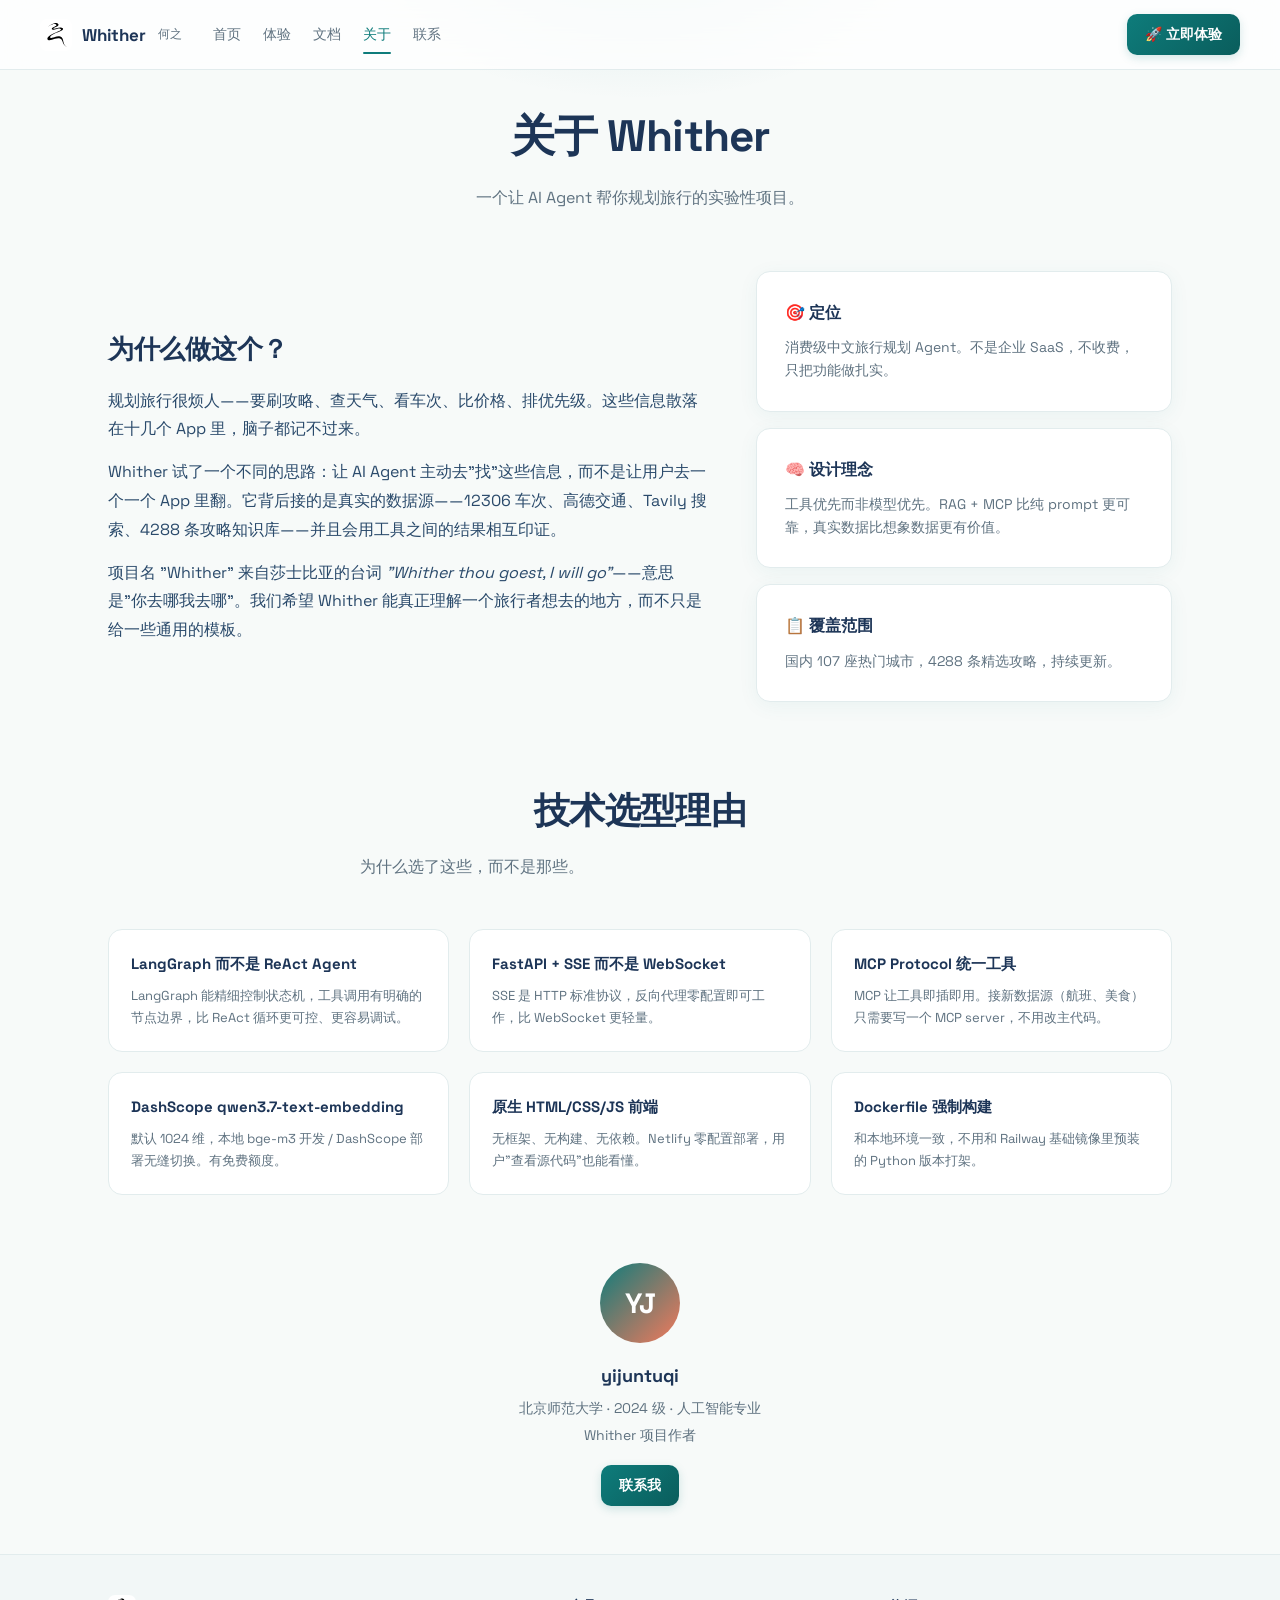
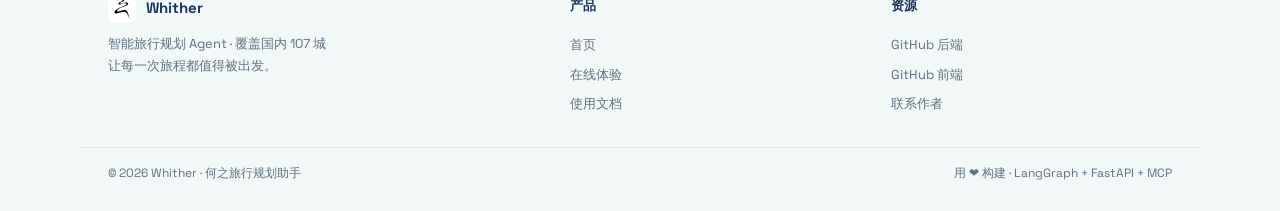
<file: about.html>
<!DOCTYPE html>
<html lang="zh-CN">
<head>
<meta charset="UTF-8">
<meta name="viewport" content="width=device-width, initial-scale=1.0">
<title>Whither · 关于</title>
<meta name="description" content="Whither 项目背景、设计理念">
<link rel="icon" type="image/svg+xml" href="assets/whither-logo.svg">
<link rel="stylesheet" href="css/styles.css">
</head>
<body>

<nav class="nav" id="nav">
  <div class="nav-inner">
    <a class="nav-brand" href="index.html">
      <img src="assets/whither-logo.svg" alt="Whither">
      Whither <small>何之</small>
    </a>
    <div class="nav-links">
      <a href="index.html">首页</a>
      <a href="https://whither-production.up.railway.app" target="_blank" rel="noopener">体验</a>
      <a href="docs.html">文档</a>
      <a href="about.html" class="active">关于</a>
      <a href="contact.html">联系</a>
    </div>
    <div class="nav-cta">
      <a href="https://whither-production.up.railway.app" target="_blank" rel="noopener" class="btn btn-primary">🚀 立即体验</a>
    </div>
  </div>
</nav>

<section class="page-intro">
  <h1>关于 Whither</h1>
  <p>一个让 AI Agent 帮你规划旅行的实验性项目。</p>
</section>

<main class="page container" style="padding-top: 0;">
  <div class="about-grid" style="padding-bottom:80px;">
    <div>
      <h2 style="font-size:26px;font-weight:700;letter-spacing:-.01em;margin-bottom:16px;">为什么做这个？</h2>
      <p style="color:var(--ink-light);margin-bottom:14px;line-height:1.8;">
        规划旅行很烦人——要刷攻略、查天气、看车次、比价格、排优先级。这些信息散落在十几个 App 里，脑子都记不过来。
      </p>
      <p style="color:var(--ink-light);margin-bottom:14px;line-height:1.8;">
        Whither 试了一个不同的思路：让 AI Agent 主动去"找"这些信息，而不是让用户去一个一个 App 里翻。它背后接的是真实的数据源——12306 车次、高德交通、Tavily 搜索、4288 条攻略知识库——并且会用工具之间的结果相互印证。
      </p>
      <p style="color:var(--ink-light);line-height:1.8;">
        项目名 "Whither" 来自莎士比亚的台词 <em>"Whither thou goest, I will go"</em>——意思是"你去哪我去哪"。我们希望 Whither 能真正理解一个旅行者想去的地方，而不只是给一些通用的模板。
      </p>
    </div>
    <div>
      <div class="about-card" style="margin-bottom:16px;">
        <h3>🎯 定位</h3>
        <p>消费级中文旅行规划 Agent。不是企业 SaaS，不收费，只把功能做扎实。</p>
      </div>
      <div class="about-card" style="margin-bottom:16px;">
        <h3>🧠 设计理念</h3>
        <p>工具优先而非模型优先。RAG + MCP 比纯 prompt 更可靠，真实数据比想象数据更有价值。</p>
      </div>
      <div class="about-card">
        <h3>📋 覆盖范围</h3>
        <p>国内 107 座热门城市，4288 条精选攻略，持续更新。</p>
      </div>
    </div>
  </div>

  <!-- 技术选型理由 -->
  <section class="section-sm" style="padding-top:0;">
    <h2 class="section-title" style="text-align:center;margin-bottom:12px;">技术选型理由</h2>
    <p class="section-sub">为什么选了这些，而不是那些。</p>
    <div style="display:grid;grid-template-columns:repeat(auto-fit,minmax(280px,1fr));gap:20px;">
      <div style="background:var(--panel);border:1px solid var(--line);border-radius:var(--radius);padding:22px;">
        <h3 style="font-size:15px;margin-bottom:8px;">LangGraph 而不是 ReAct Agent</h3>
        <p style="font-size:13px;color:var(--sub);line-height:1.7;">LangGraph 能精细控制状态机，工具调用有明确的节点边界，比 ReAct 循环更可控、更容易调试。</p>
      </div>
      <div style="background:var(--panel);border:1px solid var(--line);border-radius:var(--radius);padding:22px;">
        <h3 style="font-size:15px;margin-bottom:8px;">FastAPI + SSE 而不是 WebSocket</h3>
        <p style="font-size:13px;color:var(--sub);line-height:1.7;">SSE 是 HTTP 标准协议，反向代理零配置即可工作，比 WebSocket 更轻量。</p>
      </div>
      <div style="background:var(--panel);border:1px solid var(--line);border-radius:var(--radius);padding:22px;">
        <h3 style="font-size:15px;margin-bottom:8px;">MCP Protocol 统一工具</h3>
        <p style="font-size:13px;color:var(--sub);line-height:1.7;">MCP 让工具即插即用。接新数据源（航班、美食）只需要写一个 MCP server，不用改主代码。</p>
      </div>
      <div style="background:var(--panel);border:1px solid var(--line);border-radius:var(--radius);padding:22px;">
        <h3 style="font-size:15px;margin-bottom:8px;">DashScope qwen3.7-text-embedding</h3>
        <p style="font-size:13px;color:var(--sub);line-height:1.7;">默认 1024 维，本地 bge-m3 开发 / DashScope 部署无缝切换。有免费额度。</p>
      </div>
      <div style="background:var(--panel);border:1px solid var(--line);border-radius:var(--radius);padding:22px;">
        <h3 style="font-size:15px;margin-bottom:8px;">原生 HTML/CSS/JS 前端</h3>
        <p style="font-size:13px;color:var(--sub);line-height:1.7;">无框架、无构建、无依赖。Netlify 零配置部署，用户"查看源代码"也能看懂。</p>
      </div>
      <div style="background:var(--panel);border:1px solid var(--line);border-radius:var(--radius);padding:22px;">
        <h3 style="font-size:15px;margin-bottom:8px;">Dockerfile 强制构建</h3>
        <p style="font-size:13px;color:var(--sub);line-height:1.7;">和本地环境一致，不用和 Railway 基础镜像里预装的 Python 版本打架。</p>
      </div>
    </div>
  </section>

  <!-- 作者 -->
  <section class="section-sm" style="padding-top:20px;">
    <div style="text-align:center;">
      <div style="width:80px;height:80px;border-radius:50%;background:linear-gradient(135deg,var(--brand),var(--accent));margin:0 auto 18px;display:flex;align-items:center;justify-content:center;font-size:28px;color:#fff;font-weight:700;">YJ</div>
      <h3 style="font-size:18px;margin-bottom:6px;">yijuntuqi</h3>
      <p style="color:var(--sub);font-size:14px;margin-bottom:4px;">北京师范大学 · 2024 级 · 人工智能专业</p>
      <p style="color:var(--sub);font-size:14px;margin-bottom:18px;">Whither 项目作者</p>
      <a href="contact.html" class="btn btn-primary">联系我</a>
    </div>
  </section>
</main>

<footer class="footer">
  <div class="footer-inner">
    <div>
      <div class="footer-brand">
        <img src="assets/whither-logo.svg" alt="Whither">
        <span>Whither</span>
      </div>
      <p class="footer-desc">智能旅行规划 Agent · 覆盖国内 107 城<br>让每一次旅程都值得被出发。</p>
    </div>
    <div class="footer-col">
      <h4>产品</h4>
      <a href="index.html">首页</a>
      <a href="https://whither-production.up.railway.app" target="_blank" rel="noopener">在线体验</a>
      <a href="docs.html">使用文档</a>
    </div>
    <div class="footer-col">
      <h4>资源</h4>
      <a href="https://github.com/yijuntuqi/Whither" target="_blank" rel="noopener">GitHub 后端</a>
      <a href="https://github.com/yijuntuqi/whither-web" target="_blank" rel="noopener">GitHub 前端</a>
      <a href="contact.html">联系作者</a>
    </div>
  </div>
  <div class="footer-bottom">
    <span>© 2026 Whither · 何之旅行规划助手</span>
    <span>用 ❤️ 构建 · LangGraph + FastAPI + MCP</span>
  </div>
</footer>

<script>
const nav = document.getElementById('nav');
window.addEventListener('scroll', () => nav.classList.toggle('scrolled', window.scrollY > 10));
</script>
</body>
</html>
</file>
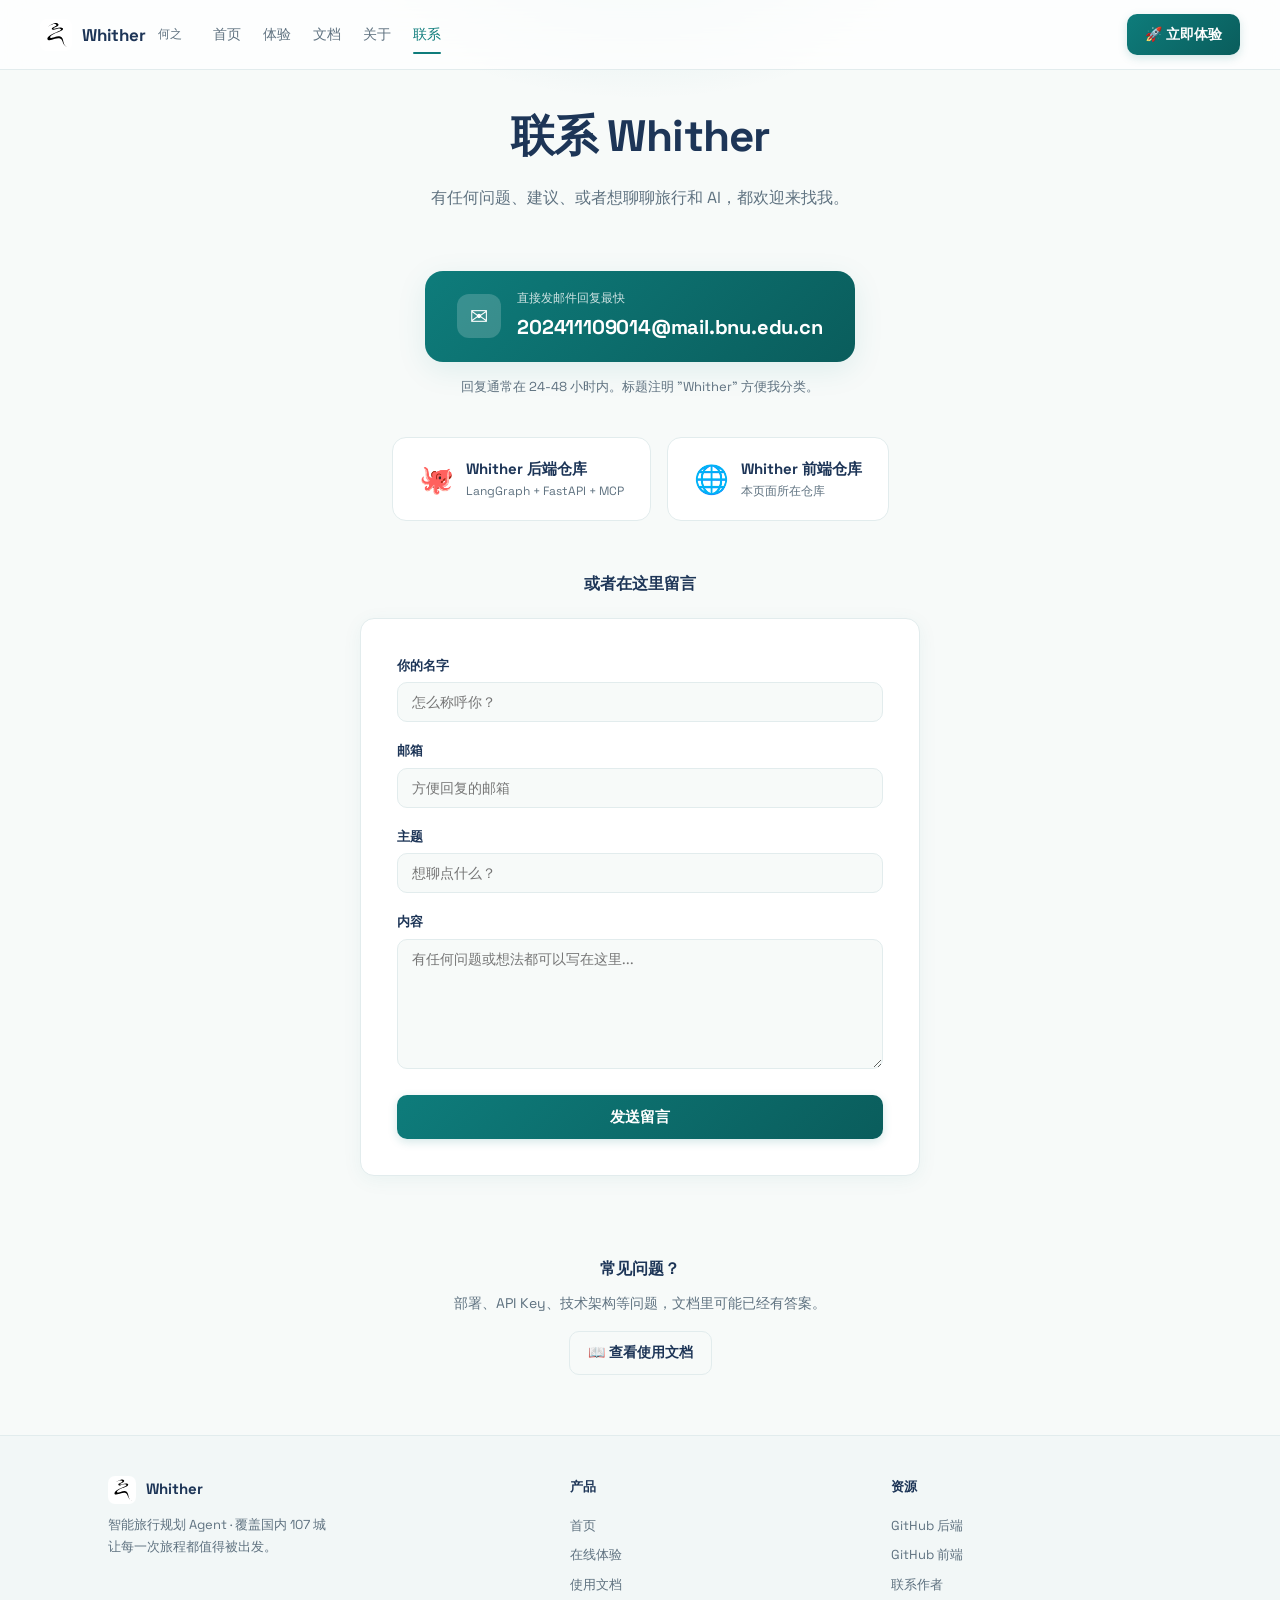
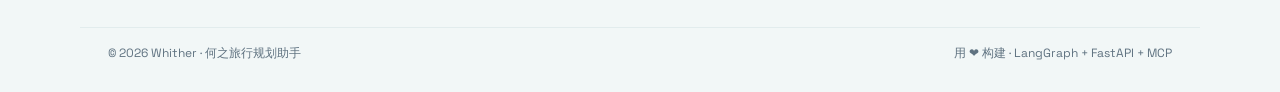
<file: contact.html>
<!DOCTYPE html>
<html lang="zh-CN">
<head>
<meta charset="UTF-8">
<meta name="viewport" content="width=device-width, initial-scale=1.0">
<title>Whither · 联系</title>
<meta name="description" content="联系 Whither 项目作者">
<link rel="icon" type="image/svg+xml" href="assets/whither-logo.svg">
<link rel="stylesheet" href="css/styles.css">
</head>
<body>

<nav class="nav" id="nav">
  <div class="nav-inner">
    <a class="nav-brand" href="index.html">
      <img src="assets/whither-logo.svg" alt="Whither">
      Whither <small>何之</small>
    </a>
    <div class="nav-links">
      <a href="index.html">首页</a>
      <a href="https://whither-production.up.railway.app" target="_blank" rel="noopener">体验</a>
      <a href="docs.html">文档</a>
      <a href="about.html">关于</a>
      <a href="contact.html" class="active">联系</a>
    </div>
    <div class="nav-cta">
      <a href="https://whither-production.up.railway.app" target="_blank" rel="noopener" class="btn btn-primary">🚀 立即体验</a>
    </div>
  </div>
</nav>

<section class="page-intro">
  <h1>联系 Whither</h1>
  <p>有任何问题、建议、或者想聊聊旅行和 AI，都欢迎来找我。</p>
</section>

<main class="page container" style="padding-top:0;">

  <!-- 主要联系方式：邮箱卡片 -->
  <div style="text-align:center;margin-bottom:40px;">
    <a href="mailto:202411109014@mail.bnu.edu.cn"
       style="display:inline-flex;align-items:center;gap:16px;background:linear-gradient(135deg,var(--brand),var(--brand-dark));color:#fff;border-radius:18px;padding:18px 32px;text-decoration:none;box-shadow:var(--shadow-md);transition:all .25s;"
       onmouseover="this.style.transform='translateY(-2px)';this.style.boxShadow='0 12px 28px rgba(14,124,123,.3)'"
       onmouseout="this.style.transform='none';this.style.boxShadow=var(--shadow-md)">
      <div style="width:44px;height:44px;border-radius:12px;background:rgba(255,255,255,.18);display:flex;align-items:center;justify-content:center;font-size:22px;">✉️</div>
      <div style="text-align:left;">
        <div style="font-size:12px;opacity:.8;margin-bottom:2px;">直接发邮件回复最快</div>
        <div style="font-size:20px;font-weight:700;letter-spacing:-.01em;">202411109014@mail.bnu.edu.cn</div>
      </div>
    </a>
    <p style="margin-top:14px;color:var(--sub);font-size:13px;">回复通常在 24-48 小时内。标题注明 "Whither" 方便我分类。</p>
  </div>

  <!-- GitHub 链接 -->
  <div style="display:flex;justify-content:center;gap:16px;flex-wrap:wrap;margin-bottom:50px;">
    <a href="https://github.com/yijuntuqi/Whither" target="_blank" rel="noopener"
       style="display:flex;align-items:center;gap:12px;background:var(--panel);border:1px solid var(--line);border-radius:var(--radius);padding:18px 26px;transition:all .25s;text-decoration:none;color:var(--ink);"
       onmouseover="this.style.borderColor='var(--brand)';this.style.transform='translateY(-2px)'"
       onmouseout="this.style.borderColor='var(--line)';this.style.transform='none'">
      <span style="font-size:28px;">🐙</span>
      <div>
        <div style="font-weight:700;font-size:15px;">Whither 后端仓库</div>
        <div style="font-size:12px;color:var(--sub);">LangGraph + FastAPI + MCP</div>
      </div>
    </a>
    <a href="https://github.com/yijuntuqi/whither-web" target="_blank" rel="noopener"
       style="display:flex;align-items:center;gap:12px;background:var(--panel);border:1px solid var(--line);border-radius:var(--radius);padding:18px 26px;transition:all .25s;text-decoration:none;color:var(--ink);"
       onmouseover="this.style.borderColor='var(--brand)';this.style.transform='translateY(-2px)'"
       onmouseout="this.style.borderColor='var(--line)';this.style.transform='none'">
      <span style="font-size:28px;">🌐</span>
      <div>
        <div style="font-weight:700;font-size:15px;">Whither 前端仓库</div>
        <div style="font-size:12px;color:var(--sub);">本页面所在仓库</div>
      </div>
    </a>
  </div>

  <!-- Netlify Forms 留言表单 -->
  <div style="max-width:560px;margin:0 auto 80px;">
    <h3 style="text-align:center;font-size:16px;font-weight:700;margin-bottom:20px;">或者在这里留言</h3>
    <form name="contact" method="POST" netlify class="contact-form">
      <!-- Netlify Forms 隐藏字段（必须有，让 Netlify 识别） -->
      <input type="hidden" name="form-name" value="contact">
      <p style="position:absolute;left:-9999px;"><label>不要填：<input name="bot-field"></label></p>

      <div class="field">
        <label>你的名字</label>
        <input type="text" name="name" placeholder="怎么称呼你？" required>
      </div>
      <div class="field">
        <label>邮箱</label>
        <input type="email" name="email" placeholder="方便回复的邮箱" required>
      </div>
      <div class="field">
        <label>主题</label>
        <input type="text" name="subject" placeholder="想聊点什么？">
      </div>
      <div class="field">
        <label>内容</label>
        <textarea name="message" placeholder="有任何问题或想法都可以写在这里..." required></textarea>
      </div>
      <button type="submit" class="btn btn-primary btn-large" style="width:100%;justify-content:center;">发送留言</button>
    </form>
  </div>

  <!-- FAQ 引导 -->
  <div style="text-align:center;padding-bottom:60px;">
    <h3 style="font-size:16px;font-weight:700;margin-bottom:10px;">常见问题？</h3>
    <p style="color:var(--sub);font-size:14px;margin-bottom:16px;">部署、API Key、技术架构等问题，文档里可能已经有答案。</p>
    <a href="docs.html" class="btn btn-outline">📖 查看使用文档</a>
  </div>

</main>

<footer class="footer">
  <div class="footer-inner">
    <div>
      <div class="footer-brand">
        <img src="assets/whither-logo.svg" alt="Whither">
        <span>Whither</span>
      </div>
      <p class="footer-desc">智能旅行规划 Agent · 覆盖国内 107 城<br>让每一次旅程都值得被出发。</p>
    </div>
    <div class="footer-col">
      <h4>产品</h4>
      <a href="index.html">首页</a>
      <a href="https://whither-production.up.railway.app" target="_blank" rel="noopener">在线体验</a>
      <a href="docs.html">使用文档</a>
    </div>
    <div class="footer-col">
      <h4>资源</h4>
      <a href="https://github.com/yijuntuqi/Whither" target="_blank" rel="noopener">GitHub 后端</a>
      <a href="https://github.com/yijuntuqi/whither-web" target="_blank" rel="noopener">GitHub 前端</a>
      <a href="contact.html">联系作者</a>
    </div>
  </div>
  <div class="footer-bottom">
    <span>© 2026 Whither · 何之旅行规划助手</span>
    <span>用 ❤️ 构建 · LangGraph + FastAPI + MCP</span>
  </div>
</footer>

<script>
const nav = document.getElementById('nav');
window.addEventListener('scroll', () => nav.classList.toggle('scrolled', window.scrollY > 10));
</script>
</body>
</html>
</file>
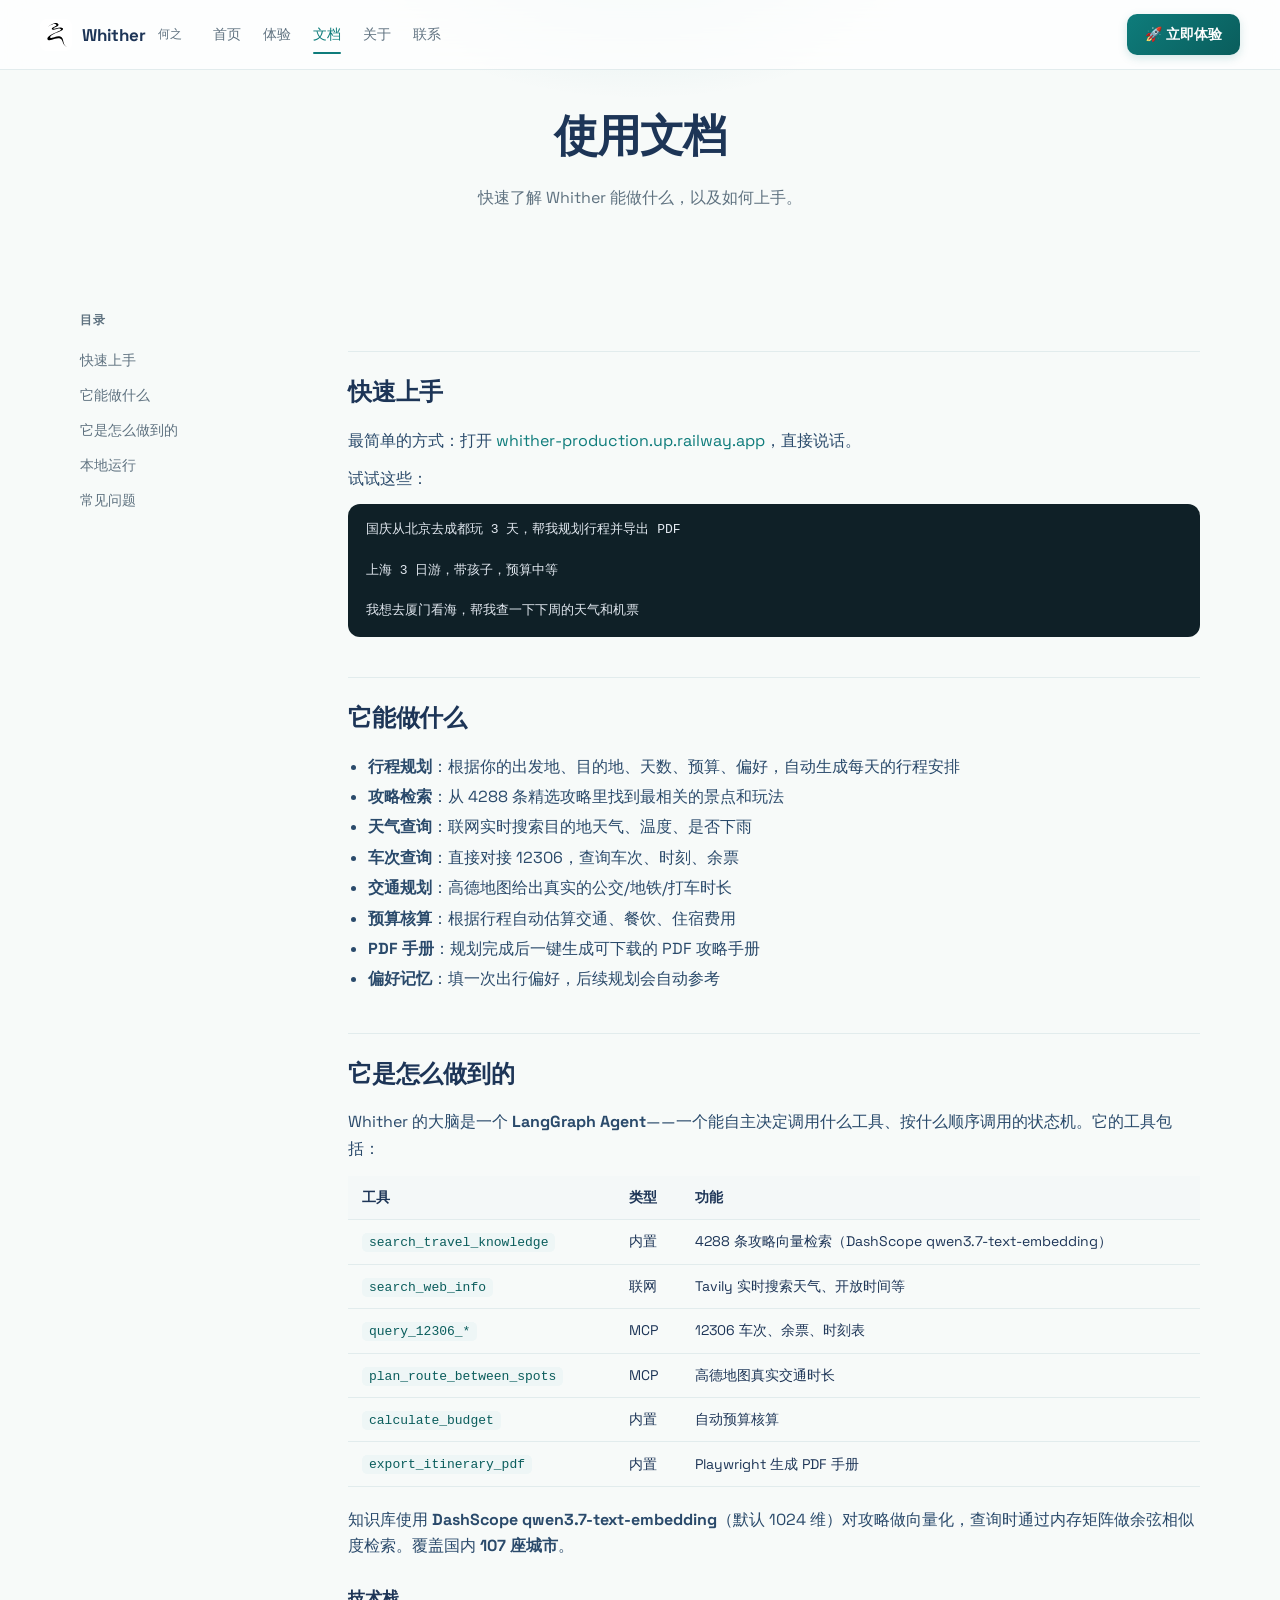
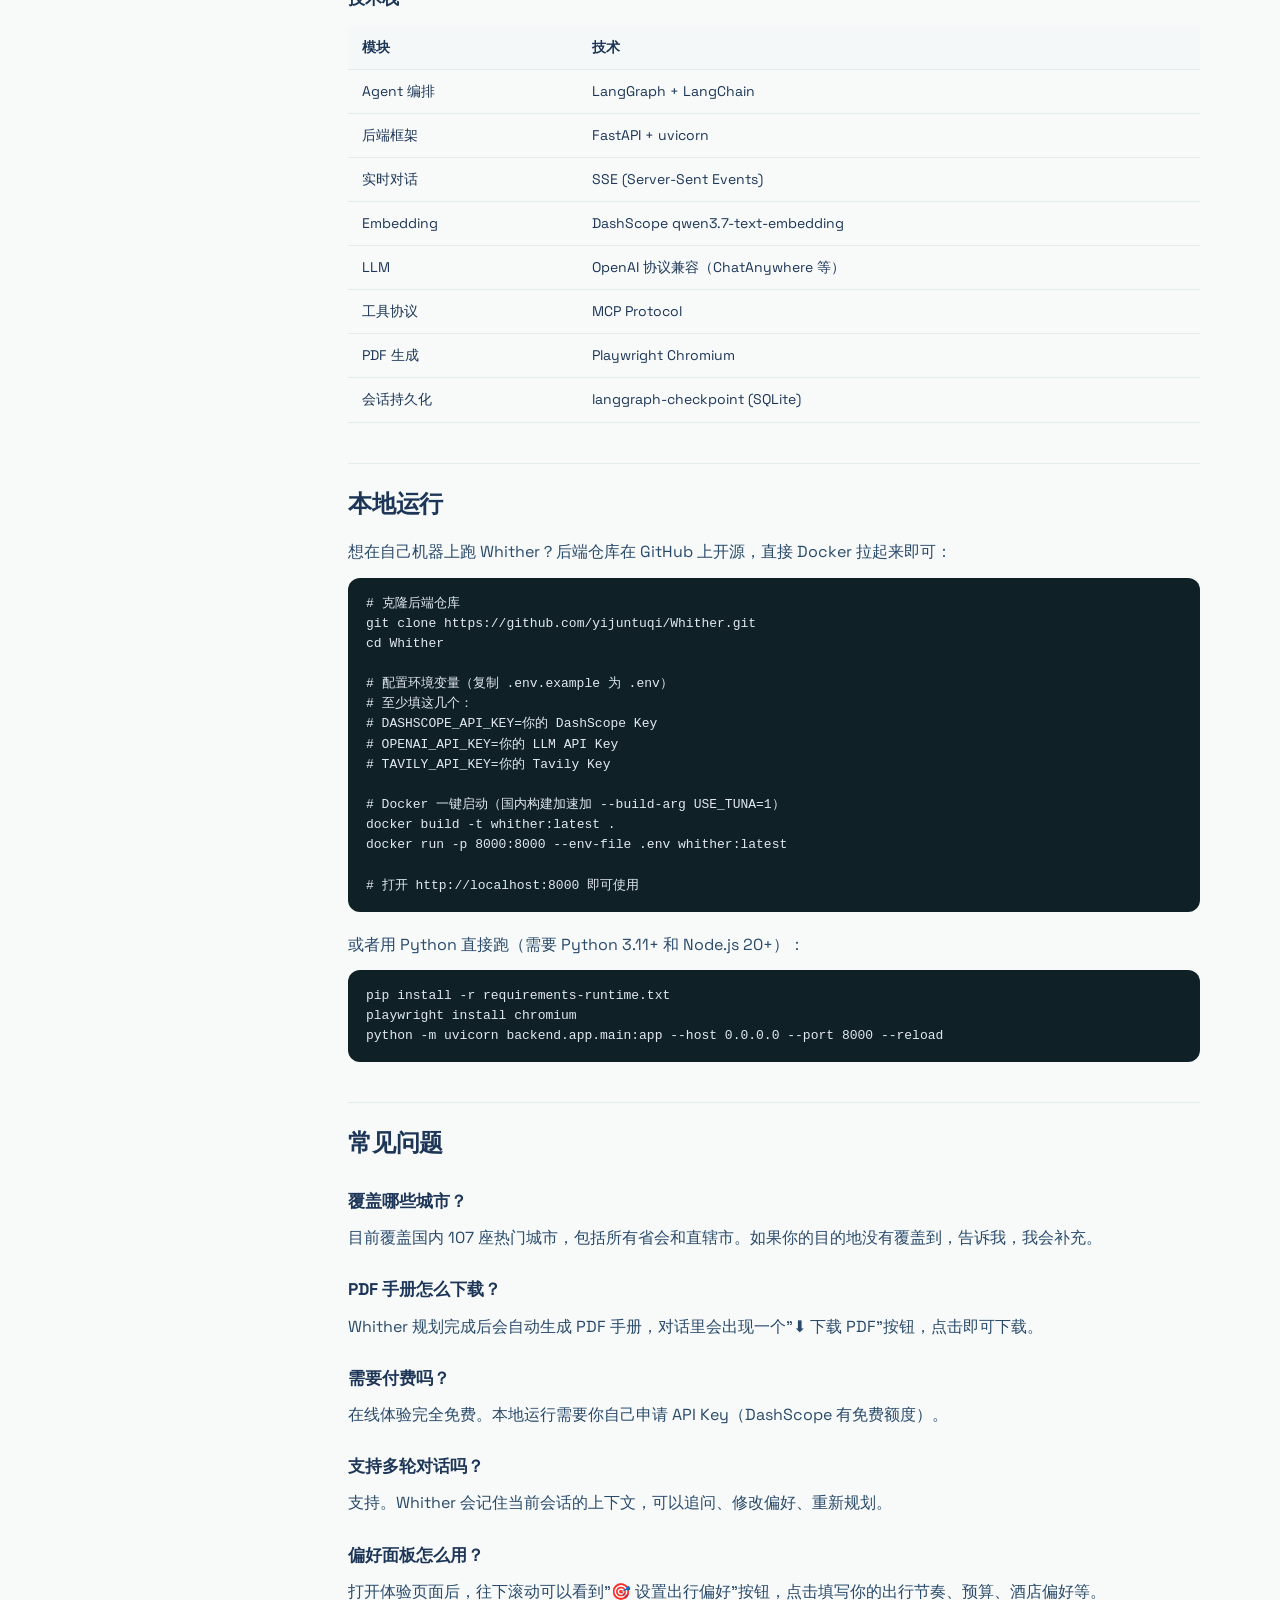
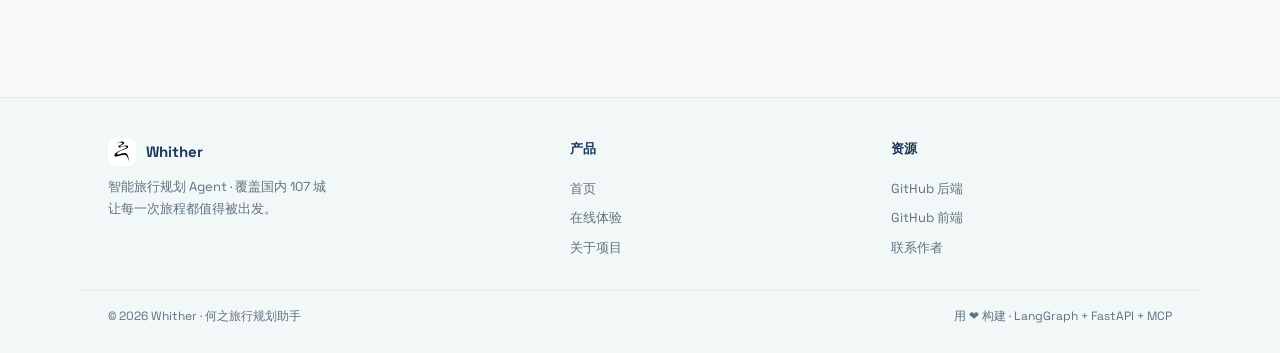
<file: docs.html>
<!DOCTYPE html>
<html lang="zh-CN">
<head>
<meta charset="UTF-8">
<meta name="viewport" content="width=device-width, initial-scale=1.0">
<title>Whither · 使用文档</title>
<meta name="description" content="Whither 能做什么、怎么用、技术架构简介">
<link rel="icon" type="image/svg+xml" href="assets/whither-logo.svg">
<link rel="stylesheet" href="css/styles.css">
</head>
<body>

<nav class="nav" id="nav">
  <div class="nav-inner">
    <a class="nav-brand" href="index.html">
      <img src="assets/whither-logo.svg" alt="Whither">
      Whither <small>何之</small>
    </a>
    <div class="nav-links">
      <a href="index.html">首页</a>
      <a href="https://whither-production.up.railway.app" target="_blank" rel="noopener">体验</a>
      <a href="docs.html" class="active">文档</a>
      <a href="about.html">关于</a>
      <a href="contact.html">联系</a>
    </div>
    <div class="nav-cta">
      <a href="https://whither-production.up.railway.app" target="_blank" rel="noopener" class="btn btn-primary">🚀 立即体验</a>
    </div>
  </div>
</nav>

<section class="page-intro">
  <h1>使用文档</h1>
  <p>快速了解 Whither 能做什么，以及如何上手。</p>
</section>

<section class="container docs">
  <aside class="docs-nav">
    <h4>目录</h4>
    <a href="#quickstart">快速上手</a>
    <a href="#capabilities">它能做什么</a>
    <a href="#how">它是怎么做到的</a>
    <a href="#local">本地运行</a>
    <a href="#faq">常见问题</a>
  </aside>

  <article class="docs-content">
    <h2 id="quickstart">快速上手</h2>
    <p>最简单的方式：打开 <a href="https://whither-production.up.railway.app" target="_blank" rel="noopener">whither-production.up.railway.app</a>，直接说话。</p>
    <p>试试这些：</p>
    <pre><code>国庆从北京去成都玩 3 天，帮我规划行程并导出 PDF

上海 3 日游，带孩子，预算中等

我想去厦门看海，帮我查一下下周的天气和机票</code></pre>

    <h2 id="capabilities">它能做什么</h2>
    <ul>
      <li><strong>行程规划</strong>：根据你的出发地、目的地、天数、预算、偏好，自动生成每天的行程安排</li>
      <li><strong>攻略检索</strong>：从 4288 条精选攻略里找到最相关的景点和玩法</li>
      <li><strong>天气查询</strong>：联网实时搜索目的地天气、温度、是否下雨</li>
      <li><strong>车次查询</strong>：直接对接 12306，查询车次、时刻、余票</li>
      <li><strong>交通规划</strong>：高德地图给出真实的公交/地铁/打车时长</li>
      <li><strong>预算核算</strong>：根据行程自动估算交通、餐饮、住宿费用</li>
      <li><strong>PDF 手册</strong>：规划完成后一键生成可下载的 PDF 攻略手册</li>
      <li><strong>偏好记忆</strong>：填一次出行偏好，后续规划会自动参考</li>
    </ul>

    <h2 id="how">它是怎么做到的</h2>
    <p>Whither 的大脑是一个 <strong>LangGraph Agent</strong>——一个能自主决定调用什么工具、按什么顺序调用的状态机。它的工具包括：</p>
    <table>
      <thead><tr><th>工具</th><th>类型</th><th>功能</th></tr></thead>
      <tbody>
        <tr><td><code>search_travel_knowledge</code></td><td>内置</td><td>4288 条攻略向量检索（DashScope qwen3.7-text-embedding）</td></tr>
        <tr><td><code>search_web_info</code></td><td>联网</td><td>Tavily 实时搜索天气、开放时间等</td></tr>
        <tr><td><code>query_12306_*</code></td><td>MCP</td><td>12306 车次、余票、时刻表</td></tr>
        <tr><td><code>plan_route_between_spots</code></td><td>MCP</td><td>高德地图真实交通时长</td></tr>
        <tr><td><code>calculate_budget</code></td><td>内置</td><td>自动预算核算</td></tr>
        <tr><td><code>export_itinerary_pdf</code></td><td>内置</td><td>Playwright 生成 PDF 手册</td></tr>
      </tbody>
    </table>
    <p>知识库使用 <strong>DashScope qwen3.7-text-embedding</strong>（默认 1024 维）对攻略做向量化，查询时通过内存矩阵做余弦相似度检索。覆盖国内 <strong>107 座城市</strong>。</p>

    <h3>技术栈</h3>
    <table>
      <thead><tr><th>模块</th><th>技术</th></tr></thead>
      <tbody>
        <tr><td>Agent 编排</td><td>LangGraph + LangChain</td></tr>
        <tr><td>后端框架</td><td>FastAPI + uvicorn</td></tr>
        <tr><td>实时对话</td><td>SSE (Server-Sent Events)</td></tr>
        <tr><td>Embedding</td><td>DashScope qwen3.7-text-embedding</td></tr>
        <tr><td>LLM</td><td>OpenAI 协议兼容（ChatAnywhere 等）</td></tr>
        <tr><td>工具协议</td><td>MCP Protocol</td></tr>
        <tr><td>PDF 生成</td><td>Playwright Chromium</td></tr>
        <tr><td>会话持久化</td><td>langgraph-checkpoint (SQLite)</td></tr>
      </tbody>
    </table>

    <h2 id="local">本地运行</h2>
    <p>想在自己机器上跑 Whither？后端仓库在 GitHub 上开源，直接 Docker 拉起来即可：</p>
    <pre><code># 克隆后端仓库
git clone https://github.com/yijuntuqi/Whither.git
cd Whither

# 配置环境变量（复制 .env.example 为 .env）
# 至少填这几个：
# DASHSCOPE_API_KEY=你的 DashScope Key
# OPENAI_API_KEY=你的 LLM API Key
# TAVILY_API_KEY=你的 Tavily Key

# Docker 一键启动（国内构建加速加 --build-arg USE_TUNA=1）
docker build -t whither:latest .
docker run -p 8000:8000 --env-file .env whither:latest

# 打开 http://localhost:8000 即可使用</code></pre>

    <p>或者用 Python 直接跑（需要 Python 3.11+ 和 Node.js 20+）：</p>
    <pre><code>pip install -r requirements-runtime.txt
playwright install chromium
python -m uvicorn backend.app.main:app --host 0.0.0.0 --port 8000 --reload</code></pre>

    <h2 id="faq">常见问题</h2>
    <h3>覆盖哪些城市？</h3>
    <p>目前覆盖国内 107 座热门城市，包括所有省会和直辖市。如果你的目的地没有覆盖到，告诉我，我会补充。</p>
    <h3>PDF 手册怎么下载？</h3>
    <p>Whither 规划完成后会自动生成 PDF 手册，对话里会出现一个"⬇ 下载 PDF"按钮，点击即可下载。</p>
    <h3>需要付费吗？</h3>
    <p>在线体验完全免费。本地运行需要你自己申请 API Key（DashScope 有免费额度）。</p>
    <h3>支持多轮对话吗？</h3>
    <p>支持。Whither 会记住当前会话的上下文，可以追问、修改偏好、重新规划。</p>
    <h3>偏好面板怎么用？</h3>
    <p>打开体验页面后，往下滚动可以看到"🎯 设置出行偏好"按钮，点击填写你的出行节奏、预算、酒店偏好等。</p>
  </article>
</section>

<footer class="footer">
  <div class="footer-inner">
    <div>
      <div class="footer-brand">
        <img src="assets/whither-logo.svg" alt="Whither">
        <span>Whither</span>
      </div>
      <p class="footer-desc">智能旅行规划 Agent · 覆盖国内 107 城<br>让每一次旅程都值得被出发。</p>
    </div>
    <div class="footer-col">
      <h4>产品</h4>
      <a href="index.html">首页</a>
      <a href="https://whither-production.up.railway.app" target="_blank" rel="noopener">在线体验</a>
      <a href="about.html">关于项目</a>
    </div>
    <div class="footer-col">
      <h4>资源</h4>
      <a href="https://github.com/yijuntuqi/Whither" target="_blank" rel="noopener">GitHub 后端</a>
      <a href="https://github.com/yijuntuqi/whither-web" target="_blank" rel="noopener">GitHub 前端</a>
      <a href="contact.html">联系作者</a>
    </div>
  </div>
  <div class="footer-bottom">
    <span>© 2026 Whither · 何之旅行规划助手</span>
    <span>用 ❤️ 构建 · LangGraph + FastAPI + MCP</span>
  </div>
</footer>

<script>
const nav = document.getElementById('nav');
window.addEventListener('scroll', () => nav.classList.toggle('scrolled', window.scrollY > 10));
</script>
</body>
</html>
</file>
<file: css/styles.css>
/* ============================================================
   Whither 官方站点 — 统一视觉系统
   风格: AI-Native UI（最小 chrome、流式、克制动效）
   品牌色: 青绿 #0e7c7b / 珊瑚橙 #f4795b / 墨蓝 #1d3557
   字体: Space Grotesk（英文数字）+ 系统中文字体
   ============================================================ */

@import url('https://fonts.googleapis.com/css2?family=Space+Grotesk:wght@400;500;600;700&display=swap');

:root {
  /* 品牌色 */
  --brand: #0e7c7b;
  --brand-dark: #0a5d5c;
  --brand-soft: #dcefee;
  --brand-glow: rgba(14, 124, 123, .18);
  --accent: #f4795b;
  --accent-dark: #e0654a;
  --accent-soft: #fce8e1;
  --ink: #1d3557;
  --ink-light: #2a4a6b;
  --sub: #5f7280;
  --bg: #f7faf9;
  --panel: #ffffff;
  --line: #e2eced;
  --radius: 14px;
  --radius-sm: 10px;
  --shadow: 0 4px 20px rgba(14, 124, 123, .06);
  --shadow-md: 0 8px 30px rgba(14, 124, 123, .10);
  --shadow-lg: 0 20px 50px rgba(14, 124, 123, .14);
  --font-sans: "Space Grotesk", "PingFang SC", "Hiragino Sans GB", "Microsoft YaHei", ui-sans-serif, system-ui, sans-serif;
}

*, *::before, *::after { box-sizing: border-box; margin: 0; padding: 0; }
html { scroll-behavior: smooth; }
body {
  font-family: var(--font-sans);
  color: var(--ink);
  background: var(--bg);
  -webkit-font-smoothing: antialiased;
  -moz-osx-font-smoothing: grayscale;
  line-height: 1.65;
}
a { color: var(--brand); text-decoration: none; transition: color .2s; }
a:hover { color: var(--brand-dark); }
img { max-width: 100%; display: block; }

/* ===== 导航栏 ===== */
.nav {
  position: fixed; top: 0; left: 0; right: 0; z-index: 100;
  padding: 14px 28px;
  background: rgba(255,255,255, .75);
  backdrop-filter: blur(16px);
  border-bottom: 1px solid var(--line);
  transition: box-shadow .3s;
}
.nav.scrolled { box-shadow: var(--shadow); }
.nav-inner { max-width: 1200px; margin: 0 auto; display: flex; align-items: center; gap: 24px; }
.nav-brand { display: flex; align-items: center; gap: 10px; font-weight: 700; font-size: 17px; letter-spacing: -.01em; color: var(--ink); }
.nav-brand img { width: 32px; height: 32px; border-radius: 8px; }
.nav-brand small { font-weight: 400; color: var(--sub); font-size: 12px; margin-left: 2px; }
.nav-links { display: flex; gap: 22px; margin-left: 8px; }
.nav-links a { font-size: 14px; color: var(--sub); font-weight: 500; position: relative; padding: 4px 0; }
.nav-links a:hover { color: var(--ink); }
.nav-links a.active { color: var(--brand); }
.nav-links a.active::after { content: ""; position: absolute; bottom: -4px; left: 0; right: 0; height: 2px; background: var(--brand); border-radius: 2px; }
.nav-cta { margin-left: auto; display: flex; gap: 10px; }
.btn { display: inline-flex; align-items: center; gap: 6px; padding: 9px 18px; border-radius: 10px; font-size: 14px; font-weight: 600; border: none; cursor: pointer; transition: all .2s; font-family: inherit; }
.btn-primary { background: linear-gradient(135deg, var(--brand), var(--brand-dark)); color: #fff; box-shadow: 0 3px 10px var(--brand-glow); }
.btn-primary:hover { transform: translateY(-1px); box-shadow: 0 6px 18px var(--brand-glow); color: #fff; }
.btn-outline { background: transparent; color: var(--ink); border: 1px solid var(--line); }
.btn-outline:hover { border-color: var(--brand); color: var(--brand); background: var(--brand-soft); }
.btn-large { padding: 12px 28px; font-size: 15px; }

/* ===== 页面容器 ===== */
.page { padding-top: 72px; }
.container { max-width: 1120px; margin: 0 auto; padding: 0 28px; }
.section { padding: 80px 0; }
.section-sm { padding: 48px 0; }
.h-center { text-align: center; }

/* ===== Hero ===== */
.hero {
  position: relative; padding: 120px 0 90px;
  display: flex; align-items: center;
  overflow: hidden;
  background:
    radial-gradient(40rem 28rem at 15% 10%, rgba(14,124,123,.14), transparent 60%),
    radial-gradient(36rem 24rem at 92% 15%, rgba(244,121,91,.11), transparent 60%),
    radial-gradient(50rem 40rem at 50% 110%, rgba(72,202,228,.10), transparent 60%),
    var(--bg);
}
.hero-bg-img {
  position: absolute; inset: 0; object-fit: cover; width: 100%; height: 100%;
  opacity: 1; filter: none; pointer-events: none;
}
.hero-bg-overlay {
  position: absolute; inset: 0;
  background: linear-gradient(90deg,
    rgba(247,250,249,.82) 0%, rgba(247,250,249,.60) 40%,
    rgba(247,250,249,.28) 72%, rgba(247,250,249,.12) 100%);
  pointer-events: none;
}
.hero-inner { position: relative; z-index: 2; max-width: 1120px; margin: 0 auto; padding: 0 28px; display: grid; grid-template-columns: 1.1fr .9fr; gap: 60px; align-items: center; }
.hero-copy h1 { font-size: clamp(34px, 5.5vw, 64px); font-weight: 700; letter-spacing: -.03em; line-height: 1.08; margin-bottom: 20px; }
.hero-copy h1 .brand-text { background: linear-gradient(135deg, var(--brand), var(--accent)); -webkit-background-clip: text; background-clip: text; color: transparent; }
.hero-copy p.lead { font-size: clamp(15px, 1.6vw, 19px); color: var(--sub); max-width: 520px; margin-bottom: 32px; line-height: 1.75; }
.lead-en { display: inline-block; font-weight: 700; font-size: 1.15em;
  color: var(--brand-dark); letter-spacing: -.01em; margin-bottom: 8px; }
.lead-cn { color: var(--sub); }
.hero-cta { display: flex; gap: 12px; flex-wrap: wrap; }
.hero-visual { position: relative; }

/* Demo mockup card */
.demo-card {
  background: var(--panel); border: 1px solid var(--line); border-radius: 20px;
  box-shadow: var(--shadow-lg); overflow: hidden;
  animation: floatY 5s ease-in-out infinite;
}
@keyframes floatY { 0%,100% { transform: translateY(0); } 50% { transform: translateY(-8px); } }
.demo-header {
  padding: 12px 16px; background: #f7faf9; border-bottom: 1px solid var(--line);
  display: flex; align-items: center; gap: 8px; font-size: 12px; color: var(--sub);
}
.demo-header .dots { display: flex; gap: 5px; }
.demo-header .dot { width: 10px; height: 10px; border-radius: 50%; }
.demo-header .dot.r { background: #ff5f57; }
.demo-header .dot.y { background: #febc2e; }
.demo-header .dot.g { background: #28c840; }
.demo-header .demo-title { margin-left: 10px; }
.demo-body { padding: 20px 22px; display: flex; flex-direction: column; gap: 14px; font-size: 14px; }
.demo-bubble { max-width: 85%; padding: 10px 14px; border-radius: 12px; line-height: 1.6; animation: fadeInUp .4s ease; }
.demo-bubble.user { background: linear-gradient(135deg, var(--accent), var(--accent-dark)); color: #fff; align-self: flex-end; border-top-right-radius: 4px; }
.demo-bubble.bot { background: #f0f7f7; color: var(--ink); border-top-left-radius: 4px; border: 1px solid rgba(14,124,123,.08); }
.typing-dots { display: inline-flex; gap: 4px; padding: 10px 4px; }
.typing-dots span { width: 7px; height: 7px; background: var(--brand); border-radius: 50%; opacity: .4; animation: typingDot 1.2s infinite; }
.typing-dots span:nth-child(2) { animation-delay: .2s; }
.typing-dots span:nth-child(3) { animation-delay: .4s; }
@keyframes typingDot { 0%,60%,100% { opacity: .4; transform: translateY(0); } 30% { opacity: 1; transform: translateY(-3px); } }
@keyframes fadeInUp { from { opacity: 0; transform: translateY(8px); } to { opacity: 1; transform: none; } }

/* ===== Section titles ===== */
.section-title { font-size: clamp(24px, 3.2vw, 36px); font-weight: 700; letter-spacing: -.02em; margin-bottom: 12px; }
.section-sub { color: var(--sub); max-width: 560px; margin: 0 auto 48px; font-size: 16px; line-height: 1.75; }

/* ===== Features grid ===== */
.features { display: grid; grid-template-columns: repeat(auto-fit, minmax(280px, 1fr)); gap: 20px; }
.feature {
  background: var(--panel); border: 1px solid var(--line); border-radius: var(--radius);
  padding: 28px; transition: all .25s;
}
.feature:hover { transform: translateY(-3px); box-shadow: var(--shadow-md); border-color: var(--brand-soft); }
.feature-icon {
  width: 42px; height: 42px; border-radius: 11px; display: flex; align-items: center; justify-content: center;
  background: var(--brand-soft); color: var(--brand); font-size: 20px; margin-bottom: 16px;
}
.feature h3 { font-size: 16px; font-weight: 700; margin-bottom: 8px; }
.feature p { font-size: 14px; color: var(--sub); line-height: 1.7; }

/* ===== Stats ===== */
.stats { display: flex; justify-content: center; gap: 60px; flex-wrap: wrap; }
.stat { text-align: center; }
.stat-num { font-size: clamp(28px, 3.8vw, 44px); font-weight: 700; letter-spacing: -.02em; color: var(--brand); }
.stat-label { font-size: 13px; color: var(--sub); margin-top: 4px; }

/* ===== Tech stack ===== */
.tech-grid { display: grid; grid-template-columns: repeat(auto-fit, minmax(180px, 1fr)); gap: 14px; }
.tech-card {
  background: var(--panel); border: 1px solid var(--line); border-radius: var(--radius-sm);
  padding: 18px; text-align: center; transition: all .2s;
}
.tech-card:hover { border-color: var(--brand); box-shadow: var(--shadow); }
.tech-card .t-name { font-weight: 600; font-size: 14px; margin-bottom: 4px; }
.tech-card .t-desc { font-size: 12px; color: var(--sub); }

/* ===== CTA banner ===== */
.cta-banner {
  background: linear-gradient(135deg, var(--brand), var(--brand-dark));
  border-radius: 20px; padding: 60px 40px; text-align: center;
  color: #fff; position: relative; overflow: hidden;
}
.cta-banner::before {
  content: ""; position: absolute; inset: 0;
  background: radial-gradient(40rem 20rem at 80% 0%, rgba(255,255,255,.12), transparent 60%);
}
.cta-banner h2 { font-size: clamp(22px, 3vw, 32px); margin-bottom: 12px; letter-spacing: -.02em; }
.cta-banner p { opacity: .9; margin-bottom: 24px; font-size: 15px; }
.cta-banner .btn-primary { background: #fff; color: var(--brand); box-shadow: 0 4px 20px rgba(0,0,0,.18); }
.cta-banner .btn-primary:hover { transform: translateY(-1px); box-shadow: 0 8px 26px rgba(0,0,0,.22); }

/* ===== Page intro (docs/about/contact) ===== */
.page-intro {
  padding: 100px 0 60px; text-align: center;
  background:
    radial-gradient(30rem 16rem at 50% -20%, rgba(14,124,123,.12), transparent 60%),
    var(--bg);
}
.page-intro h1 { font-size: clamp(28px, 4vw, 44px); font-weight: 700; letter-spacing: -.02em; margin-bottom: 12px; }
.page-intro p { color: var(--sub); max-width: 560px; margin: 0 auto; font-size: 16px; }

/* ===== Docs page ===== */
.docs { display: grid; grid-template-columns: 220px 1fr; gap: 48px; padding: 40px 0 80px; }
.docs-nav { position: sticky; top: 90px; align-self: start; }
.docs-nav h4 { font-size: 12px; color: var(--sub); text-transform: uppercase; letter-spacing: .08em; margin-bottom: 12px; }
.docs-nav a { display: block; padding: 6px 0; font-size: 14px; color: var(--sub); font-weight: 500; }
.docs-nav a:hover { color: var(--brand); }
.docs-content h2 { font-size: 24px; font-weight: 700; letter-spacing: -.01em; margin: 40px 0 16px; padding-top: 20px; border-top: 1px solid var(--line); }
.docs-content h3 { font-size: 17px; font-weight: 700; margin: 24px 0 10px; color: var(--ink); }
.docs-content p { margin-bottom: 12px; color: var(--ink-light); }
.docs-content code {
  background: #eef6f6; color: var(--brand-dark); padding: 2px 7px; border-radius: 5px;
  font-family: ui-monospace, Consolas, monospace; font-size: 13px;
}
.docs-content pre {
  background: #0f2027; color: #e2e8f0; padding: 16px 18px; border-radius: 12px;
  overflow-x: auto; font-size: 13px; line-height: 1.55; margin: 12px 0 20px;
}
.docs-content pre code { background: transparent; color: inherit; padding: 0; }
.docs-content table { width: 100%; border-collapse: collapse; margin: 14px 0 20px; font-size: 14px; }
.docs-content th, .docs-content td { padding: 10px 14px; text-align: left; border-bottom: 1px solid var(--line); }
.docs-content th { background: #f4f8f8; font-weight: 600; color: var(--ink); }
.docs-content ul { padding-left: 20px; margin-bottom: 12px; color: var(--ink-light); }
.docs-content li { margin-bottom: 4px; }

/* ===== About ===== */
.about-grid { display: grid; grid-template-columns: 1.3fr .9fr; gap: 48px; align-items: center; }
.about-card {
  background: var(--panel); border: 1px solid var(--line); border-radius: var(--radius);
  padding: 28px; box-shadow: var(--shadow);
}
.about-card h3 { margin-bottom: 10px; font-size: 16px; }
.about-card p { color: var(--sub); font-size: 14px; }

/* ===== Contact ===== */
.contact-form {
  max-width: 560px; margin: 0 auto;
  background: var(--panel); border: 1px solid var(--line); border-radius: var(--radius);
  padding: 36px; box-shadow: var(--shadow);
}
.contact-form .field { margin-bottom: 18px; }
.contact-form label { display: block; font-size: 13px; font-weight: 600; margin-bottom: 6px; color: var(--ink); }
.contact-form input, .contact-form textarea {
  width: 100%; border: 1px solid var(--line); border-radius: var(--radius-sm);
  padding: 10px 14px; font-size: 14px; font-family: inherit; background: #f7faf9;
  transition: border-color .2s, box-shadow .2s;
}
.contact-form textarea { min-height: 130px; resize: vertical; }
.contact-form input:focus, .contact-form textarea:focus {
  outline: none; border-color: var(--brand); background: #fff;
  box-shadow: 0 0 0 3px var(--brand-glow);
}
.contact-card-info {
  text-align: center; margin: 40px auto 0; max-width: 480px;
}
.contact-card-info .ci-row {
  display: inline-flex; align-items: center; gap: 10px;
  background: var(--panel); border: 1px solid var(--line); border-radius: 10px;
  padding: 10px 18px; margin: 6px;
}
.contact-card-info .ci-row svg { color: var(--brand); flex-shrink: 0; }

/* ===== Footer ===== */
.footer {
  border-top: 1px solid var(--line); padding: 40px 0 28px;
  background: #f2f7f7;
}
.footer-inner {
  max-width: 1120px; margin: 0 auto; padding: 0 28px;
  display: grid; grid-template-columns: 1.5fr 1fr 1fr; gap: 40px;
}
.footer-brand { display: flex; align-items: center; gap: 10px; margin-bottom: 10px; }
.footer-brand img { width: 28px; height: 28px; border-radius: 7px; }
.footer-brand span { font-weight: 700; font-size: 15px; }
.footer-desc { color: var(--sub); font-size: 13px; line-height: 1.7; }
.footer-col h4 { font-size: 13px; font-weight: 700; margin-bottom: 14px; color: var(--ink); }
.footer-col a { display: block; padding: 4px 0; font-size: 13px; color: var(--sub); }
.footer-col a:hover { color: var(--brand); }
.footer-bottom {
  max-width: 1120px; margin: 28px auto 0; padding: 16px 28px 0;
  border-top: 1px solid var(--line);
  display: flex; justify-content: space-between; font-size: 12px; color: var(--sub);
}

/* ===== App page (chat) ===== */
.app-shell {
  max-width: 860px; margin: 0 auto; padding: 28px;
}

/* ===== Responsive ===== */
@media (max-width: 900px) {
  .hero-inner { grid-template-columns: 1fr; text-align: center; }
  .hero-copy p.lead { margin-left: auto; margin-right: auto; }
  .hero-cta { justify-content: center; }
  .demo-card { max-width: 440px; margin: 0 auto; }
  .docs { grid-template-columns: 1fr; }
  .docs-nav { position: static; display: flex; flex-wrap: wrap; gap: 20px; }
  .about-grid { grid-template-columns: 1fr; }
  .footer-inner { grid-template-columns: 1fr; gap: 24px; }
  .footer-bottom { flex-direction: column; gap: 6px; text-align: center; }
  .stats { gap: 36px; }
  .nav-links { display: none; }
}
@media (max-width: 600px) {
  .cta-banner { padding: 44px 22px; }
  .contact-form { padding: 24px 20px; }
  .section { padding: 56px 0; }
}
@media (prefers-reduced-motion: reduce) {
  *, *::before, *::after { animation-duration: 0.01ms !important; animation-iteration-count: 1 !important; transition-duration: 0.01ms !important; }
}
</file>
